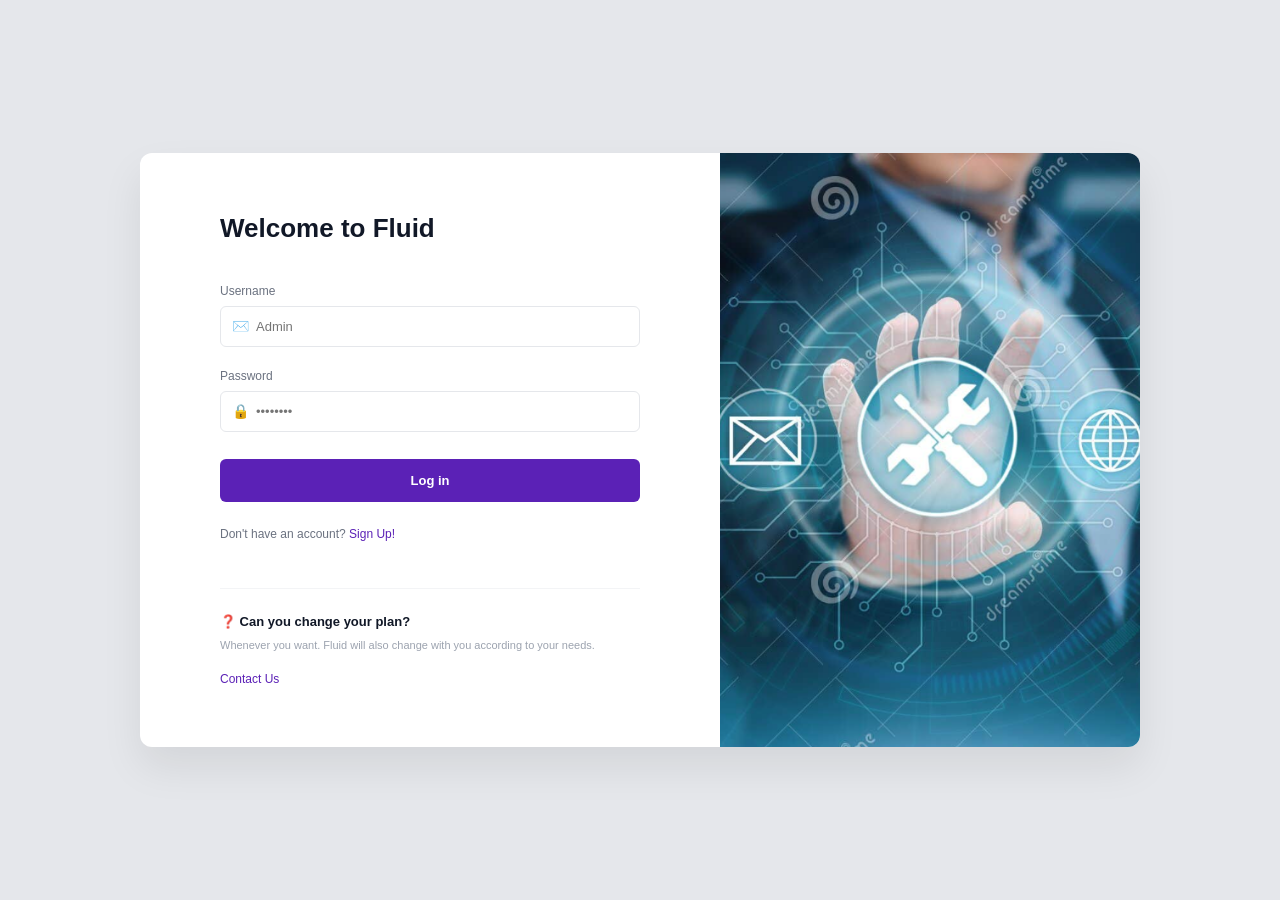
<file: index.html>
<!DOCTYPE html>
<html lang="en">
<head>
    <meta charset="UTF-8">
    <meta name="viewport" content="width=device-width, initial-scale=1.0">
    <title>Welcome to Fluid - Login</title>
    <link rel="stylesheet" href="css/style.css">
</head>

<body class="fluid-login-body">

    <div class="fluid-login-wrapper">

        <!-- LEFT PANEL: FORM -->
        <div class="fluid-login-left">
            <h2>Welcome to Fluid</h2>
            
            <form id="loginForm" class="fluid-form">
                
                <div class="input-group">
                    <label>Username</label>
                    <div class="input-with-icon">
                        <span class="icon">✉️</span>
                        <!-- Kept id="username" so your app.js still works perfectly! -->
                        <input type="text" id="username" placeholder="Admin" required>
                    </div>
                </div>
                
                <div class="input-group">
                    <label>Password</label>
                    <div class="input-with-icon">
                        <span class="icon">🔒</span>
                        <input type="password" id="password" placeholder="••••••••" required>
                    </div>
                </div>
                
                <button type="submit" class="fluid-login-btn">Log in</button>

            </form>
            
            <p class="signup-text">Don't have an account? <a href="#">Sign Up!</a></p>
            
            <hr class="fluid-divider">
            
            <div class="fluid-faq">
                <h4>❓ Can you change your plan?</h4>
                <p>Whenever you want. Fluid will also change with you according to your needs.</p>
                <a href="#">Contact Us</a>
            </div>
        </div>
        
        <!-- RIGHT PANEL: IMAGE -->
        <div class="fluid-login-right">
            <img src="IT support.png" alt="IT Support" class="fluid-image">
        </div>

    </div>

    <script src="js/app.js"></script>
</body>
</html>
</file>
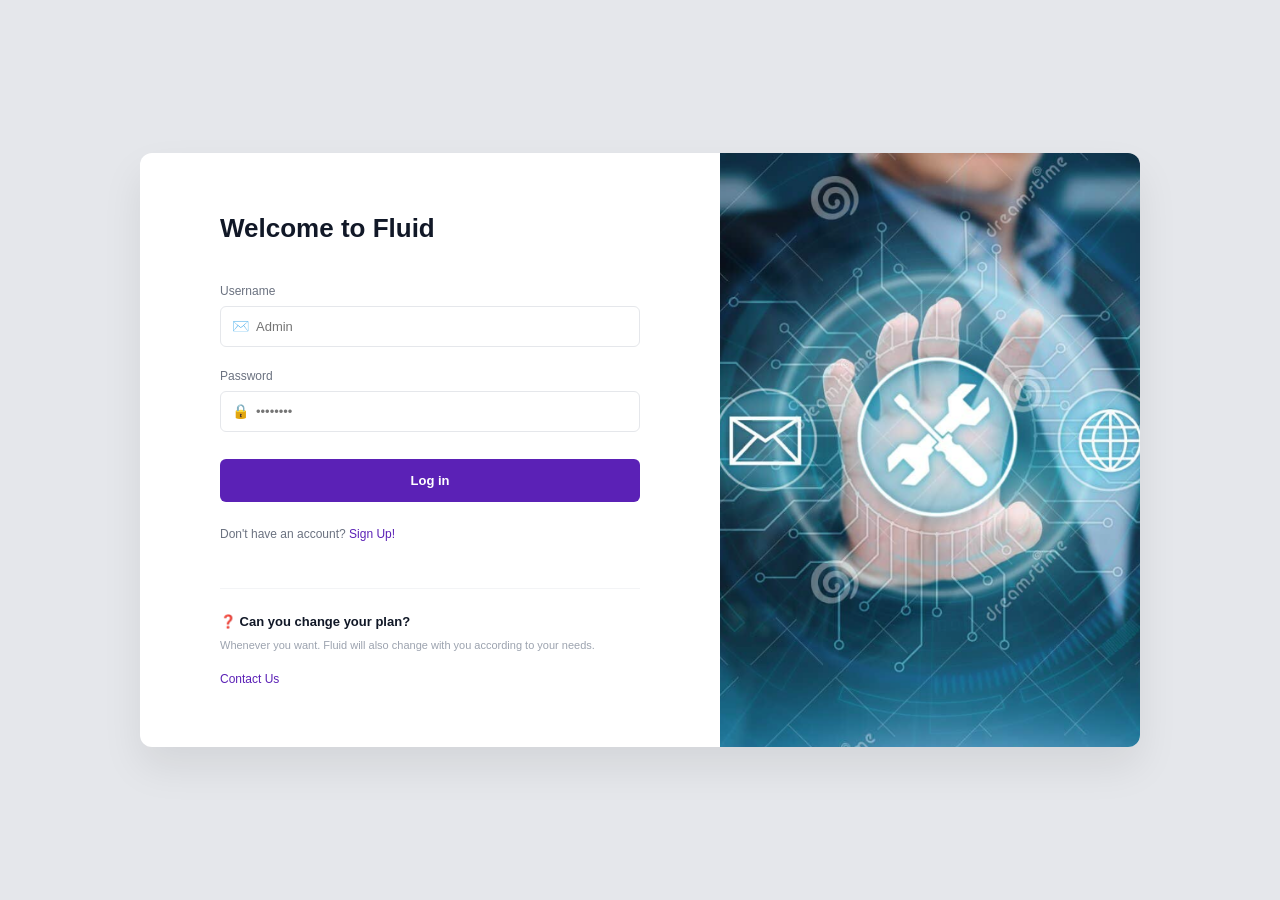
<file: assets.html>
<!DOCTYPE html>
<html lang="en">
<head>
    <meta charset="UTF-8">
    <meta name="viewport" content="width=device-width, initial-scale=1.0">
    <title>IT Support Portal - Assets</title>
    <link rel="stylesheet" href="css/style.css">
</head>
<body>
<div class="dashboard-container">
    <aside class="sidebar">
        <div class="sidebar-logo">
            <div class="logo-icon">IT</div>
            <div>
                <h2>IT Support</h2>
                <span>Portal</span>
            </div>
        </div>
        <nav class="sidebar-menu">
            <p class="menu-title">MAIN</p>
            <a href="dashboard.html" class="menu-item"><span class="menu-icon">▦</span><span>Dashboard</span></a>
            <a href="tickets.html" class="menu-item"><span class="menu-icon">🎫</span><span>Tickets</span></a>
            <a href="users.html" class="menu-item"><span class="menu-icon">👥</span><span>Users</span></a>
            <a href="assets.html" class="menu-item active"><span class="menu-icon">💻</span><span>Assets</span></a>
            <a href="remote.html" class="menu-item"><span class="menu-icon">🖥</span><span>Remote Access</span></a>
        </nav>
    </aside>

    <main class="main-content">
        <header class="top-header">
            <div class="header-left">
                <div>
                    <h1>Assets</h1>
                    <p>Hardware inventory, check-in and check-out</p>
                </div>
            </div>
            <div class="header-right">
                <button class="logout-btn" id="logoutBtn">Logout</button>
            </div>
        </header>

        <section class="dashboard-content">
            <div class="stats-grid asset-stats-grid">
                <div class="dashboard-card">
                    <h3>Total Assets</h3>
                    <h1 id="asset-total">0</h1>
                </div>

                <div class="dashboard-card">
                    <h3>Deployed</h3>
                    <h1 id="asset-deployed">0</h1>
                </div>

                <div class="dashboard-card">
                    <h3>Ready to Deploy</h3>
                    <h1 id="asset-ready">0</h1>
                </div>

                <div class="dashboard-card">
                    <h3>Pending</h3>
                    <h1 id="asset-pending">0</h1>
                </div>
            </div>

            <!-- Dynamic Table -->
            <div class="remote-main dashboard-card">
                <div class="card-header" style="display: flex; justify-content: space-between; align-items: center;">
                    <div>
                        <h3>Asset Inventory</h3>
                        <input
                            type="text"
                            id="assetSearch"
                            placeholder="Search Asset..."
                            style="margin-top:10px;padding:8px;width:300px;max-width:100%;">
                    </div>
                    <button class="create-ticket-btn" id="openAssetModal">+ Add Asset</button>
                </div>
                <div class="table-container" style="overflow-x: auto;">
                    <table style="white-space: nowrap; width: 100%;">
                        <thead>
                            <tr>
                                <th>Asset Name</th>
                                <th>Device Image</th>
                                <th>Asset Tag</th>
                                <th>Serial</th>
                                <th>Model</th>
                                <th>Category</th>
                                <th>Status</th>
                                <th>Assigned To</th>
                                <th>Location</th>
                                <th>Purchase Cost</th>
                                <th>Current Value</th>
                                <th>Desk Number</th>
                                <th>Check In/Out</th>
                                <th>Actions</th>
                            </tr>
                        </thead>
                        <tbody id="assetTableBody">
                            <!-- JavaScript will inject rows here -->
                        </tbody>
                    </table>
                </div>
            </div>
        </section>
    </main>
</div>

<!-- ================= ADD / EDIT ASSET MODAL ================= -->
<div class="modal" id="assetModal">
    <div class="modal-content" style="width: 800px;">
        <div class="modal-header">
            <div><h2 id="assetModalTitle">Add New Asset</h2></div>
            <button class="close-modal" id="closeAssetModal" aria-label="Close">X</button>
        </div>
        <form id="assetForm" style="padding: 20px;">
            <div class="form-row" style="display: grid; grid-template-columns: 1fr 1fr; gap: 15px;">
                <div class="form-group"><label>Asset Name</label><input type="text" id="assetName" required></div>
                <div class="form-group"><label>Asset Tag</label><input type="text" id="assetTag" required></div>

                <div class="form-group"><label>Serial Number</label><input type="text" id="assetSerial"></div>
                <div class="form-group"><label>Model</label><input type="text" id="assetModel" required></div>

                <div class="form-group"><label>Category</label><input type="text" id="assetCategory"></div>
                <div class="form-group">
                    <label>Status</label>
                    <select id="assetStatus">
                        <option value="Ready to Deploy">Ready to Deploy</option>
                        <option value="Deployed">Deployed</option>
                        <option value="Pending">Pending</option>
                    </select>
                </div>

                <div class="form-group"><label>Checked Out To</label><input type="text" id="assetCheckedOut"></div>
                <div class="form-group"><label>Location</label><input type="text" id="assetLocation"></div>

                <div class="form-group"><label>Purchase Cost ($)</label><input type="number" id="assetCost" step="0.01" value="0.00"></div>
                <div class="form-group"><label>Current Value ($)</label><input type="number" id="assetValue" step="0.01" value="0.00"></div>

                <div class="form-group"><label>Desk Number</label><input type="text" id="assetDesk"></div>
                <div class="form-group"><label>Device Image URL</label><input type="text" id="assetImage" placeholder="http://..."></div>
            </div>

            <div class="modal-actions" style="margin-top: 20px;">
                <button type="button" class="cancel-btn" id="cancelAsset">Cancel</button>
                <button type="submit" class="create-ticket-btn">Save Asset</button>
            </div>
        </form>
    </div>
</div>

<script src="js/app.js"></script>
</body>
</html>
</file>
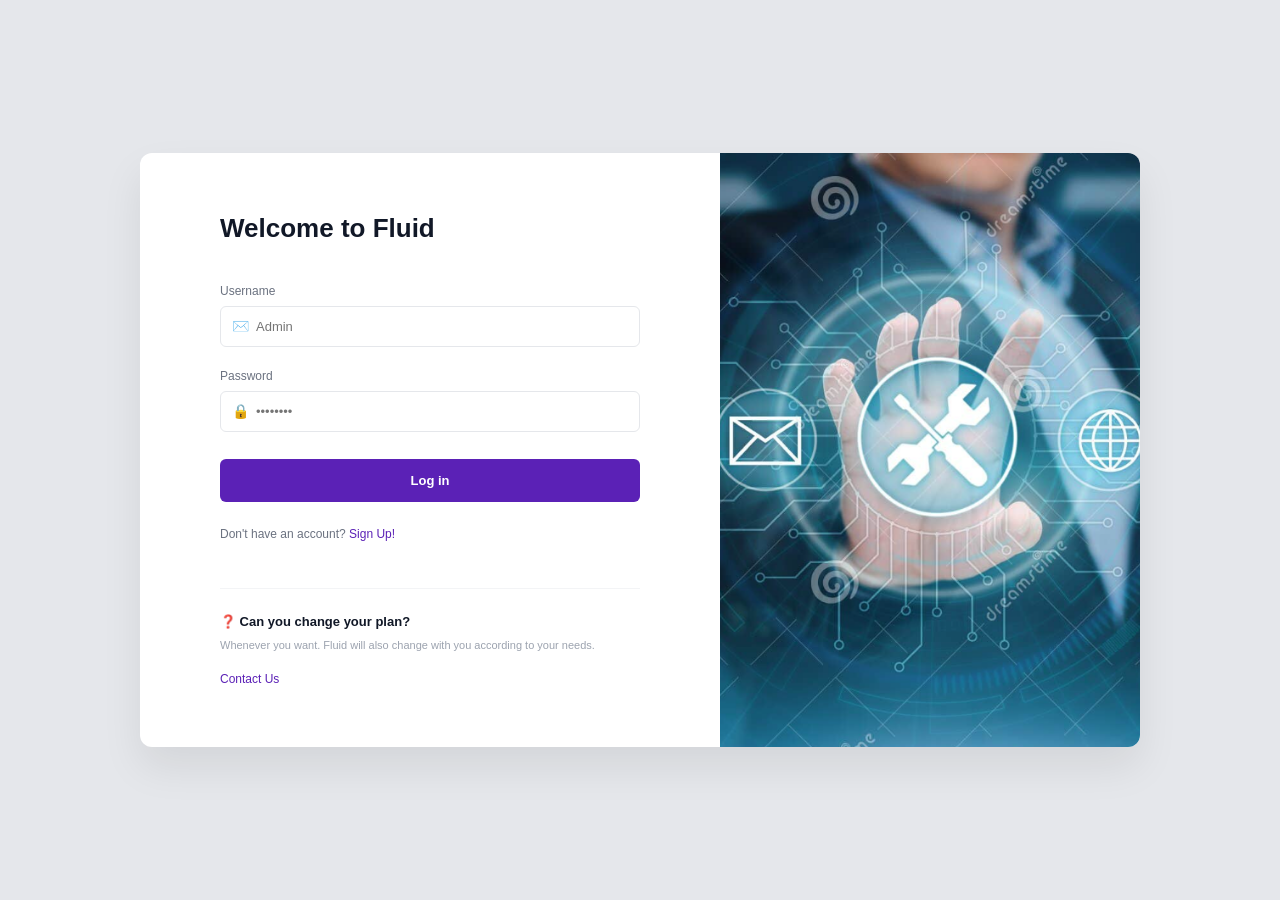
<file: dashboard.html>
<!DOCTYPE html>
<html lang="en">
<head>
    <meta charset="UTF-8">
    <meta name="viewport" content="width=device-width, initial-scale=1.0">
    <title>IT Support Portal - Dashboard</title>
    <link rel="stylesheet" href="css/style.css">
</head>
<body>
<div class="dashboard-container">
    <aside class="sidebar">
        <div class="sidebar-logo">
            <div class="logo-icon">IT</div>
            <div>
                <h2>IT Support</h2>
                <span>Portal</span>
            </div>
        </div>
        <nav class="sidebar-menu">
            <p class="menu-title">MAIN</p>
            <a href="dashboard.html" class="menu-item active"><span class="menu-icon">▦</span><span>Dashboard</span></a>
            <a href="tickets.html" class="menu-item"><span class="menu-icon">🎫</span><span>Tickets</span></a>
            <a href="users.html" class="menu-item"><span class="menu-icon">👥</span><span>Users</span></a>
            <a href="assets.html" class="menu-item"><span class="menu-icon">💻</span><span>Assets</span></a>
            <a href="remote.html" class="menu-item"><span class="menu-icon">🖥</span><span>Remote Access</span></a>
        </nav>
    </aside>

    <main class="main-content">
        <header class="top-header">
            <div class="header-left">
                <div>
                    <h1>Dashboard</h1>
                    <p>Welcome back, <span id="welcomeUser">Admin</span></p>
                </div>
            </div>
            <div class="header-right">
                <button class="logout-btn" id="logoutBtn">Logout</button>
            </div>
        </header>

        <section class="dashboard-content">
            <div class="page-heading">
                <div>
                    <h2>Overview</h2>
                    <p>Monitor your IT infrastructure and support operations.</p>
                </div>
            </div>

            <!-- DYNAMIC STATISTICS -->
            <div class="stats-grid">
                <div class="stat-card">
                    <div class="stat-icon blue"></div>
                    <div class="stat-information">
                        <span>Total Tickets</span>
                        <h3 id="count-total">0</h3>
                        <small class="positive">Live Data</small>
                    </div>
                </div>
                <div class="stat-card">
                    <div class="stat-icon orange"></div>
                    <div class="stat-information">
                        <span>Open Tickets</span>
                        <h3 id="count-open">0</h3>
                        <small class="warning">Require attention</small>
                    </div>
                </div>
                <div class="stat-card">
                    <div class="stat-icon red"></div>
                    <div class="stat-information">
                        <span>Critical Issues</span>
                        <h3 id="count-critical">0</h3>
                        <small class="danger">Requires immediate action</small>
                    </div>
                </div>
            </div>

            <div class="dashboard-grid">
                <div class="dashboard-card tickets-card">
                    <div class="card-header">
                        <div>
                            <h3>Recent Tickets</h3>
                            <p>Latest support requests</p>
                        </div>
                        <a href="tickets.html">View All</a>
                    </div>
                    <div class="table-container">
                        <table>
                            <thead>
                                <tr>
                                    <th>Ticket</th>
                                    <th>Issue</th>
                                    <th>User</th>
                                    <th>Priority</th>
                                    <th>Status</th>
                                </tr>
                            </thead>
                            <!-- DYNAMIC RECENT TICKETS INJECTED HERE -->
                            <tbody id="recentTicketTableBody">
                            </tbody>
                        </table>
                    </div>
                </div>
            </div>
        </section>
    </main>
</div>
<script src="js/app.js"></script>
</body>
</html>
</file>
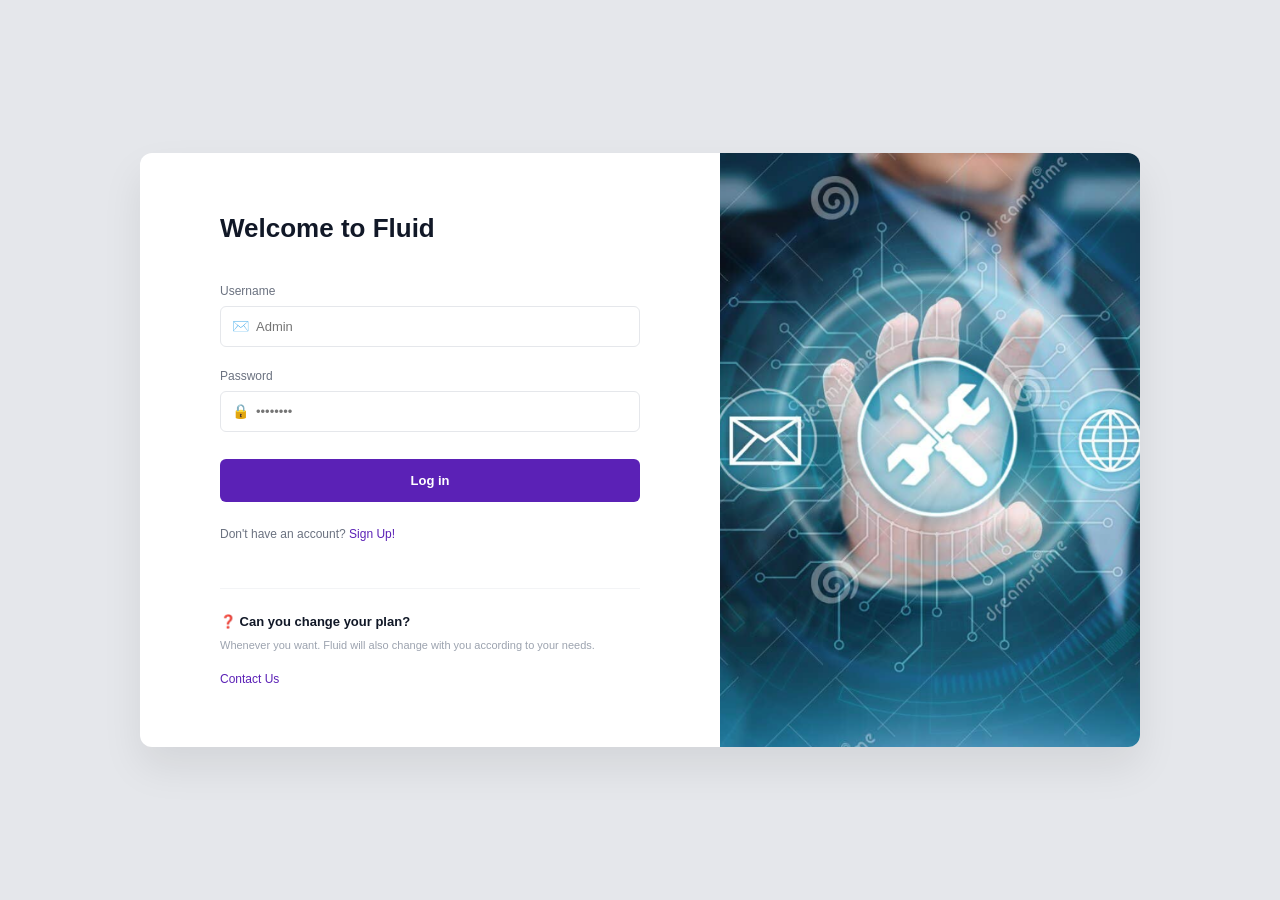
<file: remote.html>
<!DOCTYPE html>
<html lang="en">
<head>
    <meta charset="UTF-8">
    <meta name="viewport" content="width=device-width, initial-scale=1.0">
    <title>IT Support Portal - Remote Access</title>
    <link rel="stylesheet" href="css/style.css">
</head>
<body>

<div class="dashboard-container">

    <!-- ================= SIDEBAR (Same as your other pages) ================= -->
    <aside class="sidebar">
        <div class="sidebar-logo">
            <div class="logo-icon">IT</div>
            <div>
                <h2>IT Support</h2>
                <span>Portal</span>
            </div>
        </div>

        <nav class="sidebar-menu">
            <p class="menu-title">MAIN</p>
            <a href="dashboard.html" class="menu-item"><span class="menu-icon">▦</span><span>Dashboard</span></a>
            <a href="tickets.html" class="menu-item"><span class="menu-icon">🎫</span><span>Tickets</span></a>
            <a href="users.html" class="menu-item"><span class="menu-icon">👥</span><span>Users</span></a>
            <a href="assets.html" class="menu-item"><span class="menu-icon">💻</span><span>Assets</span></a>
            <!-- Remote Page is now Active -->
            <a href="remote.html" class="menu-item active"><span class="menu-icon">🖥</span><span>Remote Access</span></a>
            <a href="#" class="menu-item"><span class="menu-icon">🌐</span><span>Network</span></a>
        </nav>
    </aside>

    <!-- ================= MAIN ================= -->
    <main class="main-content">

        <header class="top-header">
            <div class="header-left">
                <div>
                    <h1>Remote Access</h1>
                    <p>Endpoint Management & Control</p>
                </div>
            </div>
            <div class="header-right">
                <button class="create-ticket-btn" onclick="openBuildInstaller()">+ Build Installer</button>
                <button class="logout-btn" id="logoutBtn">Logout</button>
            </div>
        </header>

        <section class="dashboard-content">
            
            <div class="remote-split-view">
                
                <!-- Left Pane: Groups -->
                <div class="remote-sidebar dashboard-card">
                    <div class="card-header">
                        <h3>Session Groups</h3>
                    </div>
                    <ul class="group-list">
                        <li class="active" data-group="all">All Machines <span id="count-all">(0)</span></li>
                        <li data-group="servers">Servers <span id="count-servers">(0)</span></li>
                        <li data-group="workstations">Workstations <span id="count-workstations">(0)</span></li>
                        <li data-group="offline">Offline <span id="count-offline">(0)</span></li>
                    </ul>
                </div>

                <!-- Right Pane: Machine List -->
                <div class="remote-main dashboard-card">
    <div class="card-header" style="display: flex; justify-content: space-between; align-items: center;">
        <h3>Company Endpoints (Mac / Linux / Windows)</h3>
        <input type="text" id="remoteSearch" placeholder="Filter by OS, hostname, or user..." style="padding: 8px; border-radius: 6px; border: 1px solid #ccc; max-width: 100%;">
    </div>
    
    <div class="table-container">
        <table>
            <thead>
                <tr>
                    <th>Status</th>
                    <th>OS Platform</th>
                    <th>Hostname</th>
                    <th>IP Address</th>
                    <th>Logged User</th>
                    <th>Actions</th>
                </tr>
            </thead>
            <tbody id="remoteMachineList">
                <!-- Javascript dynamically injects machines here -->
            </tbody>
        </table>
    </div>
</div>

            </div>
        </section>
    </main>
</div>

<!-- EMBEDDED SESSION MODAL -->
<div class="modal" id="remoteSessionModal">
    <div class="modal-content" style="width: 90%; height: 85vh; padding: 15px;">
        <div class="modal-header" style="display: flex; justify-content: space-between;">
            <h2 id="sessionModalTitle">Remote Session</h2>
            <button class="close-modal" onclick="closeRemoteSession()">X</button>
        </div>
        <iframe id="remoteSessionFrame" style="width: 100%; height: calc(100% - 40px); border: none; border-radius: 6px; margin-top: 10px;"></iframe>
    </div>
</div>


<!-- BUILD INSTALLER MODAL (ConnectWise Style) -->
<div class="modal" id="buildInstallerModal">
    <div class="modal-content" style="max-width: 520px; padding: 25px; border-radius: 8px; background: #ffffff; color: #333; text-align: left;">
        <div style="display: flex; justify-content: space-between; align-items: center; margin-bottom: 15px;">
            <h2 style="margin: 0; font-size: 20px; font-weight: bold; color: #1e293b;">Build Installer</h2>
            <button type="button" aria-label="Close" style="font-size: 22px; cursor: pointer; color: #64748b; background: none; border: none;" onclick="closeBuildInstaller()">&times;</button>
        </div>
        
        <p style="font-size: 13px; color: #475569; margin-bottom: 10px; line-height: 1.4;">
            Build an installer to deploy to remote machines and permanently install the access agent. After installation, the agent will appear in the Access section.
        </p>
        <p style="font-size: 13px; color: #475569; margin-bottom: 20px; line-height: 1.4;">
            Label your machines using the following fields, and pick your installer type:
        </p>
        
        <form id="installerForm" style="display: flex; flex-direction: column; gap: 10px;" onsubmit="return false;">
            <div style="display: grid; grid-template-columns: 160px 1fr; align-items: center; font-size: 13px;">
                <label for="instPortalUrl" style="color: #64748b; font-weight: 500;">Portal Server URL:</label>
                <input type="url" id="instPortalUrl" placeholder="http://192.168.1.20:8000" style="padding: 6px 10px; border: 1px solid #cbd5e1; border-radius: 4px;">
            </div>
            <p id="instPortalHint" class="installer-hint" style="margin: -4px 0 0 160px;"></p>

            <div style="display: grid; grid-template-columns: 160px 1fr; align-items: center; font-size: 13px;">
                <label for="instName" style="color: #64748b; font-weight: 500;">Name:</label>
                <select id="instName" style="padding: 6px 10px; border: 1px solid #cbd5e1; border-radius: 4px; outline: none;">
                    <option value="Use Machine Name">Use Machine Name</option>
                    <option value="Custom Name">Custom Name</option>
                </select>
            </div>

            <div id="instCustomNameRow" hidden style="display: grid; grid-template-columns: 160px 1fr; align-items: center; font-size: 13px;">
                <label for="instCustomName" style="color: #64748b; font-weight: 500;">Custom Name:</label>
                <input type="text" id="instCustomName" maxlength="63" placeholder="e.g. Reception-PC" style="padding: 6px 10px; border: 1px solid #cbd5e1; border-radius: 4px;">
            </div>
            
            <div style="display: grid; grid-template-columns: 160px 1fr; align-items: center; font-size: 13px;">
                <label for="instCompany" style="color: #64748b; font-weight: 500;">Company:</label>
                <input type="text" id="instCompany" placeholder="e.g. MyCompany" style="padding: 6px 10px; border: 1px solid #cbd5e1; border-radius: 4px;">
            </div>
            
            <div style="display: grid; grid-template-columns: 160px 1fr; align-items: center; font-size: 13px;">
                <label for="instSite" style="color: #64748b; font-weight: 500;">Site:</label>
                <input type="text" id="instSite" placeholder="e.g. Head Office" style="padding: 6px 10px; border: 1px solid #cbd5e1; border-radius: 4px;">
            </div>
            
            <div style="display: grid; grid-template-columns: 160px 1fr; align-items: center; font-size: 13px;">
                <label for="instDept" style="color: #64748b; font-weight: 500;">Department:</label>
                <input type="text" id="instDept" placeholder="e.g. IT / Finance" style="padding: 6px 10px; border: 1px solid #cbd5e1; border-radius: 4px;">
            </div>
            
            <div style="display: grid; grid-template-columns: 160px 1fr; align-items: center; font-size: 13px;">
                <label for="instDeviceType" style="color: #64748b; font-weight: 500;">Device Type:</label>
                <input type="text" id="instDeviceType" placeholder="e.g. Workstation" style="padding: 6px 10px; border: 1px solid #cbd5e1; border-radius: 4px;">
            </div>
            
            <div style="display: grid; grid-template-columns: 160px 1fr; align-items: center; font-size: 13px;">
                <label for="instLockExt" style="color: #64748b; font-weight: 500;">Selective Lock On Disconnect Extension:</label>
                <input type="text" id="instLockExt" style="padding: 6px 10px; border: 1px solid #cbd5e1; border-radius: 4px;">
            </div>
            
            <div style="display: grid; grid-template-columns: 160px 1fr; align-items: center; font-size: 13px;">
                <label for="instType" style="color: #64748b; font-weight: 500;">Type:</label>
                <select id="instType" style="padding: 6px 10px; border: 1px solid #cbd5e1; border-radius: 4px; outline: none;">
                    <option value="windows">Windows (.exe)</option>
                    <option value="linux">Linux (.sh)</option>
                    <option value="python">Python Agent (.py)</option>
                </select>
            </div>
            <p id="instTypeHint" class="installer-hint warning" style="margin: -4px 0 0 160px;"></p>
        </form>
        
        <p style="font-size: 13px; color: #475569; margin-top: 20px; margin-bottom: 15px;">
            Select an option to share your installer:
        </p>
        
        <div style="display: flex; justify-content: flex-end; gap: 20px; font-size: 13px; font-weight: bold;">
            <button type="button" onclick="sendInstallerLink()" style="background: none; border: none; color: #2563eb; cursor: pointer;">SEND LINK ▽</button>
            <button type="button" onclick="copyInstallerUrl()" style="background: none; border: none; color: #2563eb; cursor: pointer;">COPY URL ▽</button>
            <button type="button" id="installerDownloadBtn" onclick="generateAndDownloadInstaller()" style="background: none; border: none; color: #2563eb; cursor: pointer;">DOWNLOAD</button>
        </div>
    </div>
</div>

<script src="js/app.js"></script>
</body>
</html>
</file>
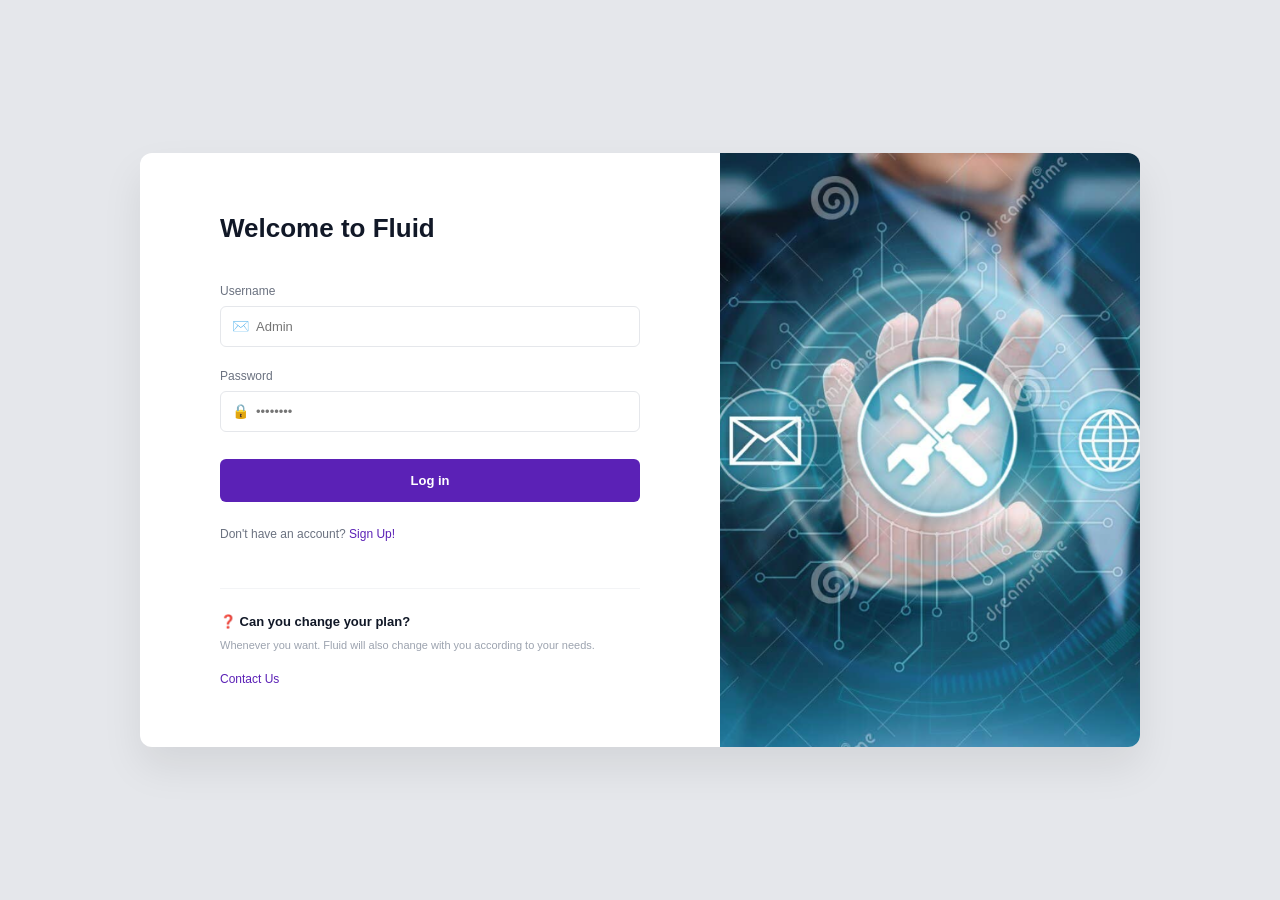
<file: ticket-details.html>
<!DOCTYPE html>
<html lang="en">
<head>
    <meta charset="UTF-8">
    <meta name="viewport" content="width=device-width, initial-scale=1.0">
    <title>Ticket Details - IT Support Portal</title>
    <link rel="stylesheet" href="css/style.css">
</head>
<body>
<div class="dashboard-container">
    <aside class="sidebar">
        <div class="sidebar-logo">
            <div class="logo-icon">IT</div>
            <div>
                <h2>IT Support</h2>
                <span>Portal</span>
            </div>
        </div>
        <nav class="sidebar-menu">
            <p class="menu-title">MAIN</p>
            <a href="dashboard.html" class="menu-item"><span class="menu-icon">▦</span><span>Dashboard</span></a>
            <a href="tickets.html" class="menu-item active"><span class="menu-icon">🎫</span><span>Tickets</span></a>
            <a href="users.html" class="menu-item"><span class="menu-icon">👥</span><span>Users</span></a>
            <a href="assets.html" class="menu-item"><span class="menu-icon">💻</span><span>Assets</span></a>
            <a href="remote.html" class="menu-item"><span class="menu-icon">🖥</span><span>Remote Access</span></a>
        </nav>
    </aside>

    <main class="main-content">
        <header class="top-header">
            <div class="header-left">
                <div>
                    <a href="tickets.html" class="back-link">← Back to Tickets</a>
                    <h1 id="detailsTitle">Ticket</h1>
                    <p id="detailsSubtitle">Loading ticket…</p>
                </div>
            </div>
            <div class="header-right">
                <span id="detailsStatusPill" class="ticket-status"></span>
                <span id="detailsPriorityPill" class="priority"></span>
                <button class="logout-btn" id="logoutBtn">Logout</button>
            </div>
        </header>

        <section class="dashboard-content" id="ticketDetailsPage">
            <!-- Loading / not found / error message -->
            <div class="dashboard-card details-state" id="detailsState">
                <p>Loading ticket…</p>
            </div>

            <div class="ticket-details-layout" id="detailsLayout" hidden>
                <div class="ticket-details-main">
                    <div class="dashboard-card">
                        <div class="card-header">
                            <div>
                                <h3>Description</h3>
                                <p id="detailsCreatedLine"></p>
                            </div>
                        </div>
                        <p class="ticket-description" id="detailsDescription"></p>
                    </div>

                    <div class="dashboard-card">
                        <div class="card-header">
                            <div>
                                <h3>Notes &amp; Activity</h3>
                                <p>Discussion for general updates, Internal for IT-only notes, Resolution for the fix. Log time spent on each note.</p>
                            </div>
                        </div>
                        <div class="details-card-body">
                            <!-- Rendered by mountNotesPanel in js/app.js -->
                            <div id="detailsNotesPanel"></div>
                        </div>
                    </div>
                </div>

                <aside class="ticket-details-side">
                    <div class="dashboard-card">
                        <div class="card-header"><h3>Ticket Details</h3></div>
                        <form id="detailsForm" class="details-card-body">
                            <div class="form-group">
                                <label for="detailsStatus">Status</label>
                                <select id="detailsStatus">
                                    <option value="open">Open</option>
                                    <option value="pending">Pending</option>
                                    <option value="resolved">Resolved</option>
                                    <option value="closed">Closed</option>
                                </select>
                            </div>
                            <div class="form-group">
                                <label for="detailsPriority">Priority</label>
                                <select id="detailsPriority">
                                    <option value="low">Low</option>
                                    <option value="medium">Medium</option>
                                    <option value="high">High</option>
                                    <option value="critical">Critical</option>
                                </select>
                            </div>
                            <div class="form-group">
                                <label for="detailsCategory">Category</label>
                                <select id="detailsCategory">
                                    <option value="hardware">Hardware</option>
                                    <option value="software">Software</option>
                                    <option value="network">Network</option>
                                </select>
                            </div>
                            <div class="form-group">
                                <label for="detailsAssigned">Assigned To</label>
                                <input type="text" id="detailsAssigned" list="assigneeOptions" maxlength="80" placeholder="Unassigned">
                                <datalist id="assigneeOptions"></datalist>
                            </div>
                            <button type="submit" class="create-ticket-btn details-save-btn">Save Changes</button>
                            <p class="details-save-msg" id="detailsSaveMsg" aria-live="polite"></p>
                        </form>
                    </div>

                    <div class="dashboard-card">
                        <div class="card-header"><h3>Requester</h3></div>
                        <dl class="details-list">
                            <dt>Name</dt><dd id="detailsRequester"></dd>
                            <dt>Email</dt><dd><a id="detailsEmail" href="#"></a></dd>
                        </dl>
                    </div>

                    <div class="dashboard-card">
                        <div class="card-header"><h3>Summary</h3></div>
                        <dl class="details-list">
                            <dt>Ticket</dt><dd id="detailsTicketId"></dd>
                            <dt>Created</dt><dd id="detailsCreated"></dd>
                            <dt>Assigned</dt><dd id="detailsAssignedSummary"></dd>
                            <dt>Time spent</dt><dd id="detailsTotalTime">0m</dd>
                            <dt>Notes</dt><dd id="detailsNoteCounts">No notes yet</dd>
                        </dl>
                    </div>
                </aside>
            </div>
        </section>
    </main>
</div>

<script src="js/app.js"></script>
</body>
</html>
</file>
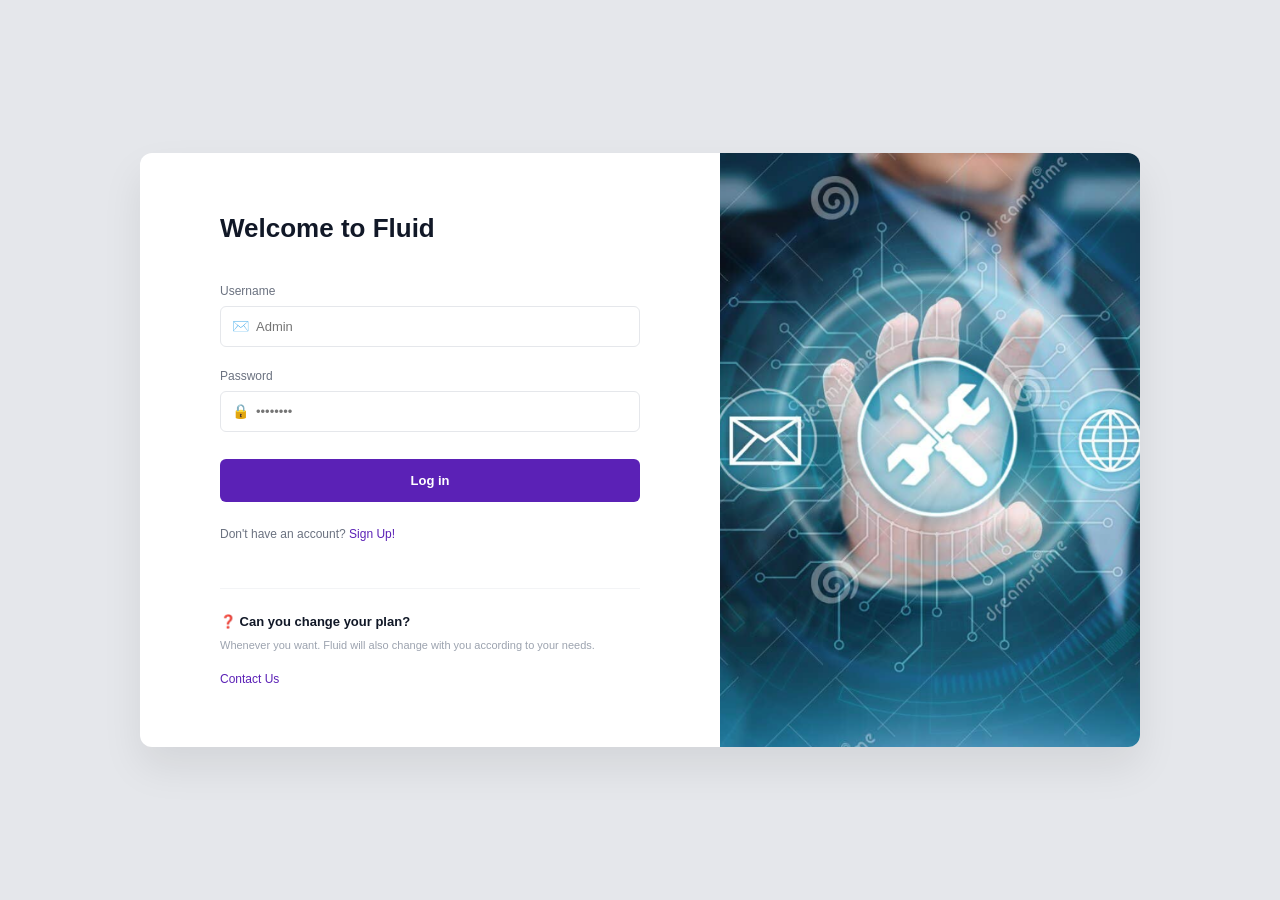
<file: tickets.html>
<!DOCTYPE html>
<html lang="en">
<head>
    <meta charset="UTF-8">
    <meta name="viewport" content="width=device-width, initial-scale=1.0">
    <title>IT Support Portal - Tickets</title>
    <link rel="stylesheet" href="css/style.css">
</head>
<body>
<div class="dashboard-container">
    <aside class="sidebar">
        <div class="sidebar-logo">
            <div class="logo-icon">IT</div>
            <div>
                <h2>IT Support</h2>
                <span>Portal</span>
            </div>
        </div>
        <nav class="sidebar-menu">
            <p class="menu-title">MAIN</p>
            <a href="dashboard.html" class="menu-item"><span class="menu-icon">▦</span><span>Dashboard</span></a>
            <a href="tickets.html" class="menu-item active"><span class="menu-icon">🎫</span><span>Tickets</span></a>
            <a href="users.html" class="menu-item"><span class="menu-icon">👥</span><span>Users</span></a>
            <a href="assets.html" class="menu-item"><span class="menu-icon">💻</span><span>Assets</span></a>
            <a href="remote.html" class="menu-item"><span class="menu-icon">🖥</span><span>Remote Access</span></a>
        </nav>
    </aside>

    <main class="main-content">
        <header class="top-header">
            <div class="header-left">
                <div>
                    <h1>Tickets</h1>
                    <p>Manage IT support requests</p>
                </div>
            </div>
            <div class="header-right">
                <button class="create-ticket-btn" id="openTicketModal">+ Create Ticket</button>
                <button class="logout-btn" id="logoutBtn">Logout</button>
            </div>
        </header>

        <section class="dashboard-content">
            <!-- DYNAMIC TICKET STATS -->
            <div class="ticket-stats">
                <div class="ticket-stat">
                    <span>Total</span>
                    <strong id="count-total">0</strong>
                </div>
                <div class="ticket-stat">
                    <span>Open</span>
                    <strong class="blue-text" id="count-open">0</strong>
                </div>
                <div class="ticket-stat">
                    <span>Pending</span>
                    <strong class="orange-text" id="count-pending">0</strong>
                </div>
                <div class="ticket-stat">
                    <span>Critical</span>
                    <strong class="red-text" id="count-critical">0</strong>
                </div>
                <div class="ticket-stat">
                    <span>Resolved</span>
                    <strong class="green-text" id="count-resolved">0</strong>
                </div>
                <div class="ticket-stat">
                    <span>Closed</span>
                    <strong id="count-closed">0</strong>
                </div>
            </div>

            <!-- FILTER SECTION -->
            <div class="dashboard-card ticket-filter-card">
                <div class="ticket-filters">
                    <div class="search-box">
                        <input type="text" id="ticketSearch" placeholder="Search ticket, user or issue...">
                    </div>
                </div>
            </div>

            <!-- DYNAMIC TICKET TABLE -->
            <div class="table-container">
                <table>
                    <thead>
                        <tr>
                            <th>Ticket</th>
                            <th>Subject</th>
                            <th>Requester</th>
                            <th>Category</th>
                            <th>Priority</th>
                            <th>Status</th>
                            <th>Assigned</th>
                            <th>Action</th>
                        </tr>
                    </thead>
                    <tbody id="ticketTableBody">
                    </tbody>
                </table>
            </div>
        </section>
    </main>
</div>

<!-- CREATE TICKET MODAL -->
<div class="modal" id="ticketModal">
    <div class="modal-content">
        <div class="modal-header">
            <div>
                <h2>Create New Ticket</h2>
            </div>
            <button class="close-modal" id="closeTicketModal">X</button>
        </div>
        <form id="ticketForm">
            <div class="form-row">
                <div class="form-group">
                    <label>Requester Name</label>
                    <input type="text" id="requester" required>
                </div>
                <div class="form-group">
                    <label>Email</label>
                    <input type="email" id="requesterEmail" required>
                </div>
            </div>
            <div class="form-group">
                <label>Subject</label>
                <input type="text" id="ticketSubject" required>
            </div>
            <div class="form-row">
                <div class="form-group">
                    <label>Category</label>
                    <select id="ticketCategory">
                        <option value="hardware">Hardware</option>
                        <option value="software">Software</option>
                        <option value="network">Network</option>
                    </select>
                </div>
                <div class="form-group">
                    <label>Priority</label>
                    <select id="ticketPriority">
                        <option value="low">Low</option>
                        <option value="medium">Medium</option>
                        <option value="high">High</option>
                        <option value="critical">Critical</option>
                    </select>
                </div>
            </div>
            <div class="form-group">
                <label>Description</label>
                <textarea id="ticketDescription" rows="6" required></textarea>
            </div>
            <div class="modal-actions">
                <button type="button" class="cancel-btn" id="cancelTicket">Cancel</button>
                <button type="submit" class="create-ticket-btn">Create Ticket</button>
            </div>
        </form>
    </div>
</div>

<!-- VIEW TICKET MODAL (quick view: opens when a ticket row is clicked) -->
<div class="modal" id="viewTicketModal">
    <div class="modal-content">
        <div class="modal-header">
            <div>
                <h2>Ticket Details</h2>
                <p>Quick view · <a id="viewTicketOpenTab" href="#" target="_blank" rel="noopener">Open full ticket in a new tab ↗</a></p>
            </div>
            <button class="close-modal" onclick="closeViewTicketModal()" aria-label="Close">X</button>
        </div>
        <div class="assign-form">
            <!-- Ticket Info -->
            <div class="ticket-info-grid" style="display: grid; grid-template-columns: 1fr 1fr; gap: 10px; margin-bottom: 20px; background: #f8fafc; padding: 15px; border-radius: 6px;">
                <p style="margin:0;">Ticket: <strong id="viewTicketId"></strong></p>
                <p style="margin:0;">Requester: <strong id="viewTicketRequester"></strong></p>
                <p style="margin:0;">Subject: <strong id="viewTicketSubject"></strong></p>
                <p style="margin:0;">Assigned: <strong id="viewTicketAssigned"></strong></p>
            </div>

            <!-- DESCRIPTION BLOCK -->
            <div style="margin-bottom: 20px; background: #f8fafc; padding: 15px; border-radius: 6px; border: 1px solid #e5e7eb;">
                <p style="margin:0; padding: 0; font-size: 11px; color: #64748b; font-weight: bold; text-transform: uppercase;">Description</p>
                <p style="margin:5px 0 0 0; padding: 0; font-size: 13px; white-space: pre-wrap;" id="viewTicketDescription"></p>
            </div>

            <!-- Notes Section (rendered by mountNotesPanel in js/app.js) -->
            <div class="notes-section" id="modalNotesPanel"></div>

            <!-- Status Update -->
            <div class="form-group" style="margin-top: 20px; border-top: 1px solid #e5e7eb; padding-top: 20px;">
                <label>Ticket Status</label>
                <select id="viewTicketStatus">
                    <option value="open">Open</option>
                    <option value="pending">Pending</option>
                    <option value="resolved">Resolved</option>
                    <option value="closed">Closed</option>
                </select>
            </div>
            
            <div class="modal-actions">
                <button class="cancel-btn" onclick="closeViewTicketModal()">Cancel</button>
                <button class="create-ticket-btn" onclick="updateTicketStatus()">Save Status</button>
            </div>
        </div>
    </div>
</div>

<script src="js/app.js"></script>
</body>
</html>
</file>
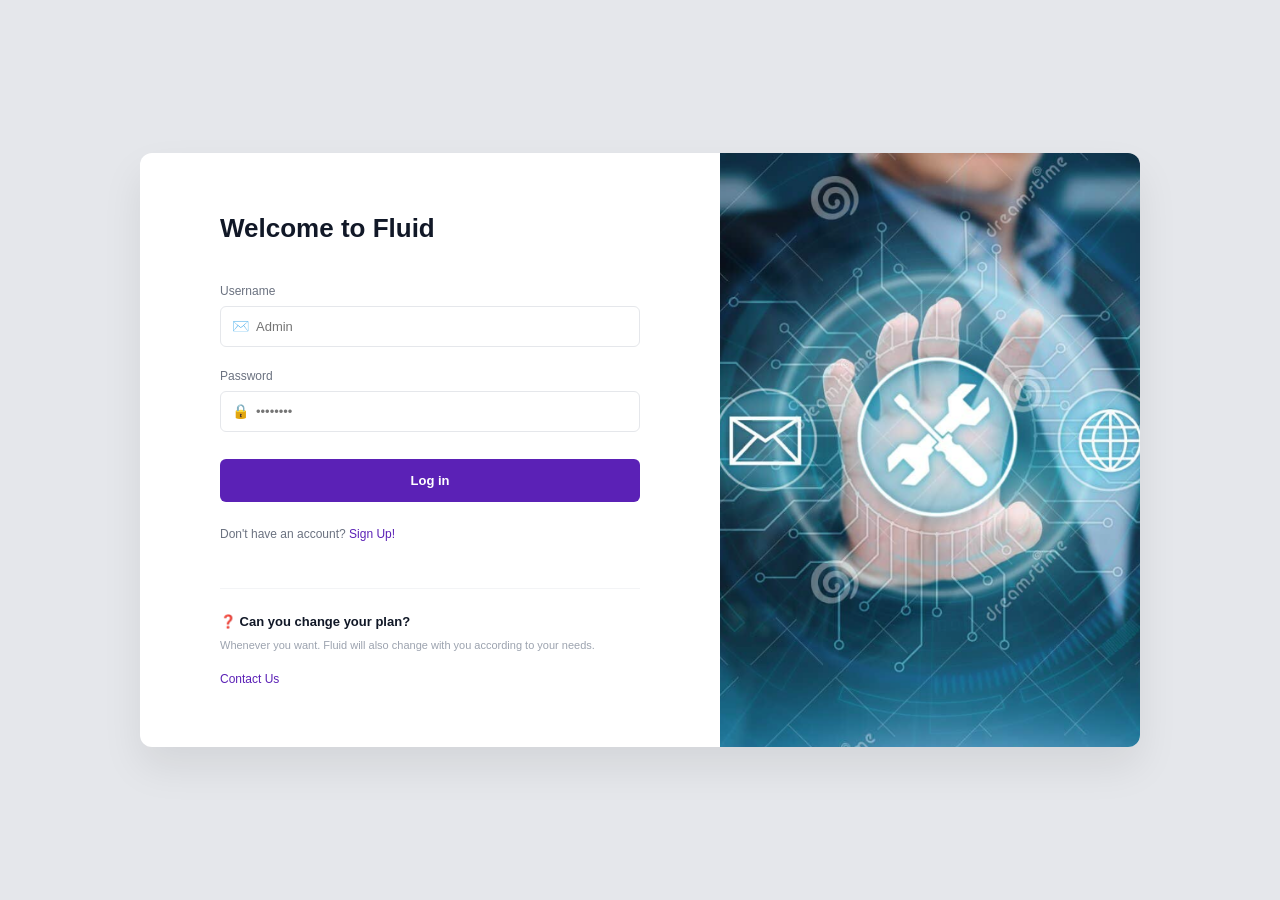
<file: users.html>
<!DOCTYPE html>
<html lang="en">
<head>
    <meta charset="UTF-8">
    <meta name="viewport" content="width=device-width, initial-scale=1.0">
    <title>IT Support Portal - Users</title>
    <link rel="stylesheet" href="css/style.css">
</head>
<body>
<div class="dashboard-container">
    <aside class="sidebar">
        <div class="sidebar-logo">
            <div class="logo-icon">IT</div>
            <div>
                <h2>IT Support</h2>
                <span>Portal</span>
            </div>
        </div>
        <nav class="sidebar-menu">
            <p class="menu-title">MAIN</p>
            <a href="dashboard.html" class="menu-item"><span class="menu-icon">▦</span><span>Dashboard</span></a>
            <a href="tickets.html" class="menu-item"><span class="menu-icon">🎫</span><span>Tickets</span></a>
            <a href="users.html" class="menu-item active"><span class="menu-icon">👥</span><span>Users</span></a>
            <a href="assets.html" class="menu-item"><span class="menu-icon">💻</span><span>Assets</span></a>
            <a href="remote.html" class="menu-item"><span class="menu-icon">🖥</span><span>Remote Access</span></a>
        </nav>
    </aside>

    <main class="main-content">
        <header class="top-header">
            <div class="header-left">
                <div>
                    <h1>Users</h1>
                    <p>Technicians and requesters</p>
                </div>
            </div>
            <div class="header-right">
                <button class="logout-btn" id="logoutBtn">Logout</button>
            </div>
        </header>

        <section class="dashboard-content">
            <div class="dashboard-card details-state">
                <h3>User management is coming soon</h3>
                <p>This page will list technicians and requesters and manage their roles. See docs/FUTURE_ENHANCEMENTS.md.</p>
            </div>
        </section>
    </main>
</div>
<script src="js/app.js"></script>
</body>
</html>
</file>
<file: css/style.css>
/* =========================================
   FLUID LOGIN PAGE DESIGN
========================================= */

.fluid-login-body {
    margin: 0;
    background: #e5e7eb; /* The light grey outer background */
    display: flex;
    justify-content: center;
    align-items: center;
    min-height: 100vh;
    font-family: sans-serif;
}

.fluid-login-wrapper {
    background: white;
    display: flex;
    width: 1000px;
    max-width: 95%;
    border-radius: 12px;
    box-shadow: 0 20px 40px rgba(0,0,0,0.08);
}

/* --- Left Side (Form) --- */
.fluid-login-left {
    flex: 1;
    padding: 60px 80px;
    display: flex;
    flex-direction: column;
    justify-content: center;
}

.fluid-login-left h2 {
    color: #111827;
    font-size: 26px;
    margin-top: 0;
    margin-bottom: 40px;
}

.fluid-form .input-group {
    margin-bottom: 22px;
}

.fluid-form label {
    display: block;
    font-size: 12px;
    color: #6b7280;
    margin-bottom: 8px;
}

.input-with-icon {
    position: relative;
    display: flex;
    align-items: center;
}

.input-with-icon .icon {
    position: absolute;
    left: 12px;
    color: #9ca3af;
    font-size: 14px;
}

.input-with-icon input {
    width: 100%;
    padding: 12px 12px 12px 35px;
    border: 1px solid #e5e7eb;
    border-radius: 6px;
    font-size: 13px;
    outline: none;
    box-sizing: border-box;
}

.input-with-icon input:focus {
    border-color: #5b21b6; /* Purple border on click */
}

.fluid-login-btn {
    width: 100%;
    background: #5b21b6; /* Vibrant purple */
    color: white;
    border: none;
    padding: 14px;
    border-radius: 6px;
    font-size: 13px;
    font-weight: bold;
    cursor: pointer;
    margin-top: 5px;
}

.fluid-login-btn:hover {
    background: #4c1d95;
}

.signup-text {
    font-size: 12px;
    color: #6b7280;
    margin-top: 25px;
}

.signup-text a {
    color: #5b21b6;
    text-decoration: none;
}

.fluid-divider {
    border: 0;
    border-top: 1px solid #f3f4f6;
    margin: 35px 0 25px;
}

/* --- FAQ Section --- */
.fluid-faq h4 {
    margin: 0 0 8px 0;
    font-size: 13px;
    color: #111827;
}

.fluid-faq p {
    font-size: 11px;
    color: #9ca3af;
    line-height: 1.6;
    margin: 0 0 15px 0;
}

.fluid-faq a {
    font-size: 12px;
    color: #5b21b6;
    text-decoration: none;
}

/* --- Right Side (Image Area) --- */
.fluid-login-right {
    flex: 1;
    background-color: #f8f9fa;
    /* Removed the 70px border-radius to get rid of the weird cut-out */
    border-top-right-radius: 12px; /* Matches the outer wrapper's curves */
    border-bottom-right-radius: 12px;
    display: flex;
    overflow: hidden;
}

.fluid-image {
    width: 100%;
    height: 100%;
    object-fit: cover; /* This perfectly crops the image without squishing it! */
    display: block;
}

/* Mobile Responsiveness */
@media (max-width: 800px) {
    .fluid-login-wrapper {
        flex-direction: column;
    }
    .fluid-login-right {
        display: none; /* Hide image on small screens */
    }
    .fluid-login-left {
        padding: 40px;
    }
}




/* =========================================
   DASHBOARD
========================================= */

body {
    margin: 0;
    background: #f5f7fb;
    color: #1e293b;
    font-family: "Segoe UI", Arial, sans-serif;
}

/* the hidden attribute must win over display rules set on classes */
[hidden] {
    display: none !important;
}


/* =========================================
   MAIN CONTAINER
========================================= */

.dashboard-container {
    display: flex;
    min-height: 100vh;
}


/* =========================================
   SIDEBAR
========================================= */

.sidebar {
    width: 250px;
    background: #111827;
    color: white;
    position: fixed;
    left: 0;
    top: 0;
    bottom: 0;
    display: flex;
    flex-direction: column;
    z-index: 1000;
}


.sidebar-logo {
    height: 80px;
    display: flex;
    align-items: center;
    padding: 0 22px;
    border-bottom: 1px solid #273244;
    gap: 12px;
}


.logo-icon {
    width: 40px;
    height: 40px;
    background: #2563eb;
    border-radius: 10px;
    display: flex;
    justify-content: center;
    align-items: center;
    font-weight: bold;
}


.sidebar-logo h2 {
    font-size: 18px;
    margin: 0;
}


.sidebar-logo span {
    font-size: 12px;
    color: #94a3b8;
}


/* =========================================
   MENU
========================================= */

.sidebar-menu {
    padding: 20px 12px;
}


.menu-title {
    font-size: 10px;
    color: #64748b;
    font-weight: bold;
    padding: 10px;
    letter-spacing: 1px;
}


.menu-item {
    display: flex;
    align-items: center;
    gap: 12px;
    color: #cbd5e1;
    text-decoration: none;
    padding: 12px;
    margin-bottom: 5px;
    border-radius: 7px;
    transition: 0.2s;
}


.menu-item:hover {
    background: #1e293b;
    color: white;
}


.menu-item.active {
    background: #2563eb;
    color: white;
}


.menu-icon {
    width: 22px;
    text-align: center;
}


.menu-badge {
    margin-left: auto;
    background: #dc2626;
    color: white;
    font-size: 11px;
    padding: 3px 7px;
    border-radius: 20px;
}


/* =========================================
   SIDEBAR STATUS
========================================= */

.sidebar-bottom {
    margin-top: auto;
    padding: 20px;
}


.support-status {
    background: #1e293b;
    border-radius: 8px;
    padding: 12px;
    display: flex;
    gap: 10px;
    align-items: center;
}


.support-status strong {
    display: block;
    font-size: 12px;
}


.support-status small {
    color: #94a3b8;
    font-size: 10px;
}


.status-dot {
    width: 9px;
    height: 9px;
    background: #22c55e;
    border-radius: 50%;
}


/* =========================================
   MAIN CONTENT
========================================= */

.main-content {
    margin-left: 250px;
    width: calc(100% - 250px);
}


/* =========================================
   HEADER
========================================= */

.top-header {
    height: 80px;
    background: white;
    border-bottom: 1px solid #e5e7eb;
    display: flex;
    align-items: center;
    justify-content: space-between;
    padding: 0 30px;
}


.header-left {
    display: flex;
    align-items: center;
    gap: 15px;
}


.header-left h1 {
    margin: 0;
    font-size: 22px;
}


.header-left p {
    margin: 4px 0 0;
    color: #64748b;
    font-size: 13px;
}


.header-right {
    display: flex;
    align-items: center;
    gap: 20px;
}


.notification-btn {
    position: relative;
    border: none;
    background: transparent;
    font-size: 20px;
    cursor: pointer;
}


.notification-count {
    position: absolute;
    top: -5px;
    right: -5px;
    background: #ef4444;
    color: white;
    font-size: 9px;
    width: 16px;
    height: 16px;
    border-radius: 50%;
    display: flex;
    align-items: center;
    justify-content: center;
}


.user-profile {
    display: flex;
    align-items: center;
    gap: 10px;
}


.user-avatar {
    width: 38px;
    height: 38px;
    background: #dbeafe;
    color: #2563eb;
    border-radius: 50%;
    display: flex;
    align-items: center;
    justify-content: center;
    font-weight: bold;
}


.user-info strong {
    display: block;
    font-size: 13px;
}


.user-info span {
    font-size: 11px;
    color: #64748b;
}


.dropdown-arrow {
    font-size: 10px;
    color: #64748b;
}


.logout-btn {
    border: 1px solid #e5e7eb;
    background: white;
    padding: 9px 15px;
    border-radius: 6px;
    cursor: pointer;
}


.logout-btn:hover {
    background: #f1f5f9;
}


/* =========================================
   CONTENT
========================================= */

.dashboard-content {
    padding: 30px;
}


.page-heading {
    display: flex;
    justify-content: space-between;
    align-items: center;
    margin-bottom: 25px;
}


.page-heading h2 {
    margin: 0 0 5px;
}


.page-heading p {
    margin: 0;
    color: #64748b;
    font-size: 13px;
}


.create-ticket-btn {
    background: #2563eb;
    color: white;
    border: none;
    padding: 11px 18px;
    border-radius: 6px;
    cursor: pointer;
}


.create-ticket-btn:hover {
    background: #1d4ed8;
}


/* =========================================
   STATISTICS
========================================= */

.stats-grid {
    display: grid;
    grid-template-columns: repeat(3, 1fr);
    gap: 18px;
    margin-bottom: 25px;
}


.stat-card {
    background: white;
    border: 1px solid #e5e7eb;
    border-radius: 10px;
    padding: 20px;
    display: flex;
    gap: 15px;
    align-items: center;
}


.stat-icon {
    width: 50px;
    height: 50px;
    border-radius: 10px;
    display: flex;
    justify-content: center;
    align-items: center;
    font-size: 21px;
}


.stat-icon.blue {
    background: #dbeafe;
}


.stat-icon.orange {
    background: #ffedd5;
}


.stat-icon.red {
    background: #fee2e2;
}


.stat-icon.purple {
    background: #ede9fe;
}


.stat-icon.green {
    background: #dcfce7;
}


.stat-icon.cyan {
    background: #cffafe;
}


.stat-information span {
    color: #64748b;
    font-size: 12px;
}


.stat-information h3 {
    margin: 5px 0;
    font-size: 25px;
}


.stat-information small {
    font-size: 10px;
}


.positive {
    color: #16a34a;
}


.warning {
    color: #ea580c;
}


.danger {
    color: #dc2626;
}


/* =========================================
   DASHBOARD GRID
========================================= */

.dashboard-grid {
    display: grid;
    grid-template-columns: 2fr 1fr;
    gap: 20px;
}


.dashboard-card {
    background: white;
    border: 1px solid #e5e7eb;
    border-radius: 10px;
    overflow: hidden;
}


.card-header {
    display: flex;
    justify-content: space-between;
    align-items: center;
    padding: 20px;
    border-bottom: 1px solid #e5e7eb;
}


.card-header h3 {
    margin: 0 0 5px;
    font-size: 16px;
}


.card-header p {
    margin: 0;
    font-size: 11px;
    color: #64748b;
}


.card-header a {
    color: #2563eb;
    text-decoration: none;
    font-size: 12px;
}


/* =========================================
   TABLE
========================================= */

.table-container {
    overflow-x: auto;
}


table {
    width: 100%;
    border-collapse: collapse;
}


th {
    text-align: left;
    padding: 13px 20px;
    font-size: 10px;
    color: #64748b;
    background: #f8fafc;
}


td {
    padding: 15px 20px;
    border-top: 1px solid #f1f5f9;
    font-size: 12px;
}


.priority,
.ticket-status {
    padding: 5px 9px;
    border-radius: 20px;
    font-size: 10px;
}


.priority.critical {
    background: #dc2626;
    color: white;
}


.priority.high {
    background: #fee2e2;
    color: #dc2626;
}


.priority.medium {
    background: #ffedd5;
    color: #ea580c;
}


.priority.low {
    background: #dcfce7;
    color: #16a34a;
}


.ticket-status.open {
    background: #dbeafe;
    color: #2563eb;
}


.ticket-status.pending {
    background: #fef3c7;
    color: #d97706;
}


.ticket-status.resolved {
    background: #dcfce7;
    color: #16a34a;
}


/* =========================================
   SYSTEM STATUS
========================================= */

.system-list {
    padding: 10px 20px;
}


.system-item {
    display: flex;
    justify-content: space-between;
    align-items: center;
    padding: 15px 0;
    border-bottom: 1px solid #f1f5f9;
}


.system-item:last-child {
    border-bottom: none;
}


.system-name {
    display: flex;
    align-items: center;
    gap: 10px;
}


.system-icon {
    width: 35px;
    height: 35px;
    background: #f1f5f9;
    display: flex;
    align-items: center;
    justify-content: center;
    border-radius: 7px;
}


.system-name strong {
    display: block;
    font-size: 12px;
}


.system-name small {
    font-size: 10px;
    color: #64748b;
}


.online-status {
    color: #16a34a;
    font-size: 10px;
    font-weight: bold;
}


/* =========================================
   QUICK ACTIONS
========================================= */

.quick-actions-card {
    margin-top: 20px;
}


.quick-actions {
    padding: 20px;
    display: grid;
    grid-template-columns: repeat(6, 1fr);
    gap: 12px;
}


.quick-actions button {
    border: 1px solid #e5e7eb;
    background: white;
    padding: 18px 10px;
    border-radius: 8px;
    cursor: pointer;
    display: flex;
    flex-direction: column;
    gap: 8px;
    align-items: center;
    color: #334155;
}


.quick-actions button:hover {
    border-color: #2563eb;
    color: #2563eb;
    background: #eff6ff;
}


.quick-actions button span {
    font-size: 11px;
}


/* =========================================
   MOBILE
========================================= */

.mobile-menu {
    display: none;
    border: none;
    background: transparent;
    font-size: 22px;
}


@media (max-width: 1100px) {

    .stats-grid {
        grid-template-columns: repeat(2, 1fr);
    }

    .dashboard-grid {
        grid-template-columns: 1fr;
    }

    .quick-actions {
        grid-template-columns: repeat(3, 1fr);
    }

}


@media (max-width: 768px) {

    .sidebar {
        transform: translateX(-100%);
        transition: 0.3s;
    }

    .sidebar.show {
        transform: translateX(0);
    }

    .main-content {
        margin-left: 0;
        width: 100%;
    }

    .mobile-menu {
        display: block;
    }

    .user-info,
    .dropdown-arrow {
        display: none;
    }

    .top-header {
        padding: 0 15px;
    }

    .dashboard-content {
        padding: 15px;
    }

    .stats-grid {
        grid-template-columns: 1fr;
    }

    .page-heading {
        align-items: flex-start;
        gap: 15px;
        flex-direction: column;
    }

    .quick-actions {
        grid-template-columns: repeat(2, 1fr);
    }

}

/* =========================================
   TICKET PAGE
========================================= */

.ticket-stats {
    display: grid;
    grid-template-columns: repeat(6, 1fr);
    gap: 15px;
    margin-bottom: 20px;
}

.ticket-stat {
    background: white;
    border: 1px solid #e5e7eb;
    border-radius: 10px;
    padding: 18px;
}

.ticket-stat span {
    display: block;
    color: #64748b;
    font-size: 12px;
    margin-bottom: 8px;
}

.ticket-stat strong {
    font-size: 25px;
}

.blue-text {
    color: #2563eb;
}

.orange-text {
    color: #ea580c;
}

.red-text {
    color: #dc2626;
}

.green-text {
    color: #16a34a;
}


/* =========================================
   FILTER
========================================= */

.ticket-filter-card {
    margin-bottom: 20px;
}

.ticket-filters {
    display: flex;
    gap: 12px;
    padding: 18px;
}

.search-box {
    flex: 1;
    border: 1px solid #d1d5db;
    border-radius: 6px;
    padding: 0 12px;
    display: flex;
    align-items: center;
    gap: 8px;
}

.search-box input {
    width: 100%;
    border: none;
    outline: none;
    padding: 11px 0;
}

.ticket-filters select {
    border: 1px solid #d1d5db;
    border-radius: 6px;
    padding: 10px;
    background: white;
}


/* =========================================
   REFRESH BUTTON
========================================= */

.refresh-btn {
    border: 1px solid #d1d5db;
    background: white;
    padding: 8px 13px;
    border-radius: 6px;
    cursor: pointer;
}

.refresh-btn:hover {
    background: #f8fafc;
}


/* =========================================
   ACTION BUTTON
========================================= */

.view-ticket-btn {
    border: none;
    background: #eff6ff;
    color: #2563eb;
    padding: 6px 10px;
    border-radius: 5px;
    cursor: pointer;
    font-size: 11px;
}


/* =========================================
   MODAL
========================================= */

.modal {
    display: none;
    position: fixed;
    z-index: 2000;
    inset: 0;
    background: rgba(15, 23, 42, 0.55);
    justify-content: center;
    align-items: center;
    padding: 20px;
}

.modal.show {
    display: flex;
}

.modal-content {
    width: 650px;
    max-width: 100%;
    max-height: 90vh;
    overflow-y: auto;
    background: white;
    border-radius: 12px;
    box-shadow: 0 20px 50px rgba(0,0,0,0.2);
}

.modal-header {
    padding: 20px;
    border-bottom: 1px solid #e5e7eb;
    display: flex;
    justify-content: space-between;
    align-items: flex-start;
}

.modal-header h2 {
    margin: 0 0 5px;
}

.modal-header p {
    margin: 0;
    color: #64748b;
    font-size: 12px;
}

.close-modal {
    border: none;
    background: transparent;
    font-size: 28px;
    cursor: pointer;
    color: #64748b;
}


/* =========================================
   FORM
========================================= */

#ticketForm {
    padding: 20px;
}

.form-row {
    display: grid;
    grid-template-columns: 1fr 1fr;
    gap: 15px;
}

.form-group {
    margin-bottom: 18px;
}

.form-group label {
    display: block;
    margin-bottom: 7px;
    font-weight: 600;
    font-size: 13px;
}

.form-group input,
.form-group select,
.form-group textarea {
    box-sizing: border-box;
    width: 100%;
    padding: 11px;
    border: 1px solid #d1d5db;
    border-radius: 6px;
    outline: none;
    font-size: 13px;
}

.form-group textarea {
    resize: vertical;
}

.form-group input:focus,
.form-group select:focus,
.form-group textarea:focus {
    border-color: #2563eb;
}


/* =========================================
   MODAL BUTTONS
========================================= */

.modal-actions {
    display: flex;
    justify-content: flex-end;
    gap: 10px;
    border-top: 1px solid #e5e7eb;
    padding-top: 20px;
}

.cancel-btn {
    border: 1px solid #d1d5db;
    background: white;
    padding: 10px 18px;
    border-radius: 6px;
    cursor: pointer;
}

.cancel-btn:hover {
    background: #f8fafc;
}


/* =========================================
   MOBILE
========================================= */

@media (max-width: 900px) {

    .ticket-stats {
        grid-template-columns: repeat(2, 1fr);
    }

    .ticket-filters {
        flex-direction: column;
    }

}


@media (max-width: 600px) {

    .ticket-stats {
        grid-template-columns: 1fr;
    }

    .form-row {
        grid-template-columns: 1fr;
    }

}



/* =========================================
   ASSIGN TICKET
========================================= */

.assign-btn {
    border: none;
    background: #eff6ff;
    color: #2563eb;
    padding: 6px 10px;
    border-radius: 5px;
    cursor: pointer;
    font-size: 11px;
}

.assign-btn:hover {
    background: #dbeafe;
}

.assign-modal {
    max-width: 500px;
}

.assign-form {
    padding: 20px;
}

.assign-form p {
    background: #f8fafc;
    padding: 12px;
    border-radius: 6px;
    font-size: 13px;
}

.assign-form select {
    width: 100%;
}




/* =========================================
   CLICKABLE TICKET ROW
========================================= */

.ticket-row {
    cursor: pointer;
    transition: background 0.15s ease;
}

.ticket-row:hover {
    background: #f8fafc;
}

.ticket-row td {
    cursor: pointer;
}


.ticket-actions {
    display: flex;
    gap: 10px;
}

.close-all-btn {
    border: 1px solid #fecaca;
    background: #fef2f2;
    color: #dc2626;
    padding: 8px 13px;
    border-radius: 6px;
    cursor: pointer;
}

.close-all-btn:hover {
    background: #fee2e2;
}

.ticket-status.closed {
    background: #e5e7eb;
    color: #374151;
}

/* asset statuses */
.ticket-status.deployed {
    background: #dbeafe;
    color: #1d4ed8;
}

.ticket-status.ready-to-deploy {
    background: #dcfce7;
    color: #16a34a;
}



/* =========================================
   TICKET NOTES & TABS
========================================= */

.new-note-btn {
    background: transparent;
    border: none;
    color: #0ea5e9;
    font-weight: bold;
    cursor: pointer;
    display: flex;
    align-items: center;
    gap: 5px;
    font-size: 15px;
    margin-bottom: 15px;
    padding: 0;
}

.ticket-tabs {
    display: flex;
    border-bottom: 1px solid #e5e7eb;
    margin-bottom: 15px;
    gap: 20px;
}

.tab-btn {
    background: transparent;
    border: none;
    padding: 10px 0;
    color: #64748b;
    cursor: pointer;
    font-size: 13px;
    font-weight: 500;
    border-bottom: 2px solid transparent;
}

.tab-btn.active {
    color: #0284c7;
    border-bottom-color: #0284c7;
    font-weight: 600;
}

.tab-count {
    color: #0284c7;
    margin-left: 4px;
}

.note-input-area {
    margin-bottom: 20px;
    display: flex;
    flex-direction: column;
    gap: 10px;
}

.notes-list {
    max-height: 250px;
    overflow-y: auto;
    display: flex;
    flex-direction: column;
    gap: 10px;
}

.note-item {
    background: #f8fafc;
    padding: 12px;
    border-radius: 6px;
    border: 1px solid #e5e7eb;
}

.note-author {
    font-weight: bold;
    color: #334155;
    font-size: 12px;
}

.note-date {
    color: #94a3b8;
    font-size: 11px;
    margin-left: 10px;
}

.note-item p {
    margin: 8px 0 0 0;
    font-size: 13px;
    color: #475569;
}




/* =========================================
   REMOTE ACCESS PAGE
========================================= */

.remote-split-view {
    display: grid;
    grid-template-columns: 250px 1fr;
    gap: 20px;
}

.group-list {
    list-style: none;
    padding: 0;
    margin: 0;
}

.group-list li {
    padding: 15px 20px;
    border-bottom: 1px solid #f1f5f9;
    color: #475569;
    font-size: 13px;
    cursor: pointer;
    display: flex;
    justify-content: space-between;
}

.group-list li:hover {
    background: #f8fafc;
}

.group-list li.active {
    background: #eff6ff;
    color: #2563eb;
    font-weight: bold;
    border-left: 3px solid #2563eb;
}

.group-list li span {
    background: #e2e8f0;
    padding: 2px 8px;
    border-radius: 10px;
    font-size: 11px;
    color: #64748b;
}

.group-list li.active span {
    background: #bfdbfe;
    color: #1d4ed8;
}

.connect-btn {
    background: #10b981; /* ConnectWise uses a distinct green/blue for connect */
    color: white;
    border: none;
    padding: 7px 15px;
    border-radius: 4px;
    cursor: pointer;
    font-weight: bold;
    font-size: 11px;
    transition: 0.2s;
}

.connect-btn:hover {
    background: #059669;
}

.status-indicator {
    display: flex;
    align-items: center;
    gap: 6px;
}

.status-indicator.online .dot {
    width: 10px;
    height: 10px;
    background: #22c55e;
    border-radius: 50%;
}

.status-indicator.offline .dot {
    width: 10px;
    height: 10px;
    background: #94a3b8;
    border-radius: 50%;
}



/* =========================================
   ADVANCED TIME ENTRY & RICH TEXT UI
========================================= */
.time-entry-section {
    margin-top: 15px;
    font-family: Arial, sans-serif;
}

.notes-target-group {
    display: flex;
    justify-content: flex-end;
    align-items: center;
    gap: 15px;
    font-size: 12px;
    margin-bottom: 20px;
}

.notes-target-group label {
    display: flex;
    align-items: center;
    gap: 4px;
    cursor: pointer;
}

.time-entry-header {
    display: flex;
    justify-content: space-between;
    align-items: flex-end;
    border-bottom: 2px solid #e5e7eb;
    padding-bottom: 8px;
    margin-bottom: 10px;
}

.time-entry-header h3 {
    color: #2563eb;
    margin: 0;
    font-size: 15px;
}

.time-entry-tabs {
    display: flex;
    border-bottom: 1px solid #e5e7eb;
    margin-bottom: 20px;
}

.time-tab {
    background: transparent;
    border: 1px solid transparent;
    padding: 8px 16px;
    font-size: 12px;
    cursor: pointer;
    color: #333;
}

.time-tab.active {
    background: white;
    border: 1px solid #e5e7eb;
    border-bottom: 1px solid white;
    margin-bottom: -1px;
    color: #2563eb;
}

.time-inputs-grid {
    display: grid;
    grid-template-columns: repeat(6, 1fr);
    gap: 15px;
    margin-bottom: 20px;
}

.time-form-group label {
    display: block;
    font-size: 11px;
    color: #475569;
    margin-bottom: 5px;
    font-weight: normal;
}

.required {
    color: #2563eb;
}

.bottom-line-input {
    width: 100%;
    border: none;
    border-bottom: 1px solid #94a3b8;
    padding: 4px 0;
    font-size: 12px;
    outline: none;
    background: transparent;
}

.bottom-line-input:focus {
    border-bottom: 2px solid #2563eb;
}

.time-entry-section .input-with-icon {
    display: flex;
    align-items: center;
    border-bottom: 1px solid #94a3b8;
}

.time-entry-section .input-with-icon input {
    border: none;
}

/* Rich Text Editor Styling */
.rich-text-editor {
    border: 1px solid #cbd5e1;
    border-radius: 4px;
    background: white;
}

.rte-header {
    padding: 8px 12px;
    font-size: 12px;
    color: #475569;
    border-bottom: 1px solid #f1f5f9;
    display: flex;
    align-items: center;
    gap: 5px;
}

.rich-text-editor textarea {
    width: 100%;
    border: none;
    padding: 12px;
    resize: vertical;
    outline: none;
    box-sizing: border-box;
    font-family: inherit;
    font-size: 13px;
}

.rte-toolbar {
    background: #f8fafc;
    border-top: 1px solid #cbd5e1;
    padding: 8px 12px;
    display: flex;
    align-items: center;
    gap: 12px;
}

.toolbar-group {
    display: flex;
    border: 1px solid #cbd5e1;
    border-radius: 3px;
    background: white;
    overflow: hidden;
}

.toolbar-group button {
    background: transparent;
    border: none;
    border-right: 1px solid #cbd5e1;
    padding: 6px 10px;
    cursor: pointer;
    color: #64748b;
}

.toolbar-group button:last-child {
    border-right: none;
}

.toolbar-group button:hover {
    background: #f1f5f9;
}

.standard-note-select {
    border: 1px solid #cbd5e1;
    border-radius: 3px;
    padding: 6px;
    font-size: 12px;
    color: #475569;
    background: white;
}

.mic-btn {
    border: 1px solid #cbd5e1;
    background: white;
    border-radius: 3px;
    padding: 5px 8px;
    cursor: pointer;
}

.internal-note-label {
    font-size: 11px;
    font-weight: bold;
    color: #000;
    margin-top: 8px;
}



.asset-stats-grid{
    grid-template-columns:repeat(4,1fr);
    gap:15px;
    margin-bottom:20px;
}

.asset-stats-grid .dashboard-card{
    text-align:center;
    padding:20px;
}

@media (max-width: 1100px) {
    .asset-stats-grid {
        grid-template-columns: repeat(2, 1fr);
    }
}

@media (max-width: 768px) {
    .asset-stats-grid {
        grid-template-columns: 1fr;
    }
}

.asset-img{
    width:50px;
    height:50px;
    object-fit:cover;
    border-radius:8px;
}

.action-btn{
    padding:5px 10px;
    margin:2px;
    cursor:pointer;
}


/* =========================================
   TABLE STATES & SMALL BADGES
========================================= */

.table-state td {
    text-align: center;
    padding: 30px 20px;
    color: #64748b;
    font-size: 13px;
    white-space: normal;
}

.table-state.error td {
    color: #b91c1c;
    background: #fef2f2;
}

.ticket-row:focus-visible {
    outline: 2px solid #2563eb;
    outline-offset: -2px;
}

.notes-chip {
    display: inline-block;
    margin-left: 6px;
    padding: 1px 6px;
    border-radius: 10px;
    background: #f1f5f9;
    color: #475569;
    font-size: 10px;
    font-weight: normal;
}

.demo-badge {
    display: inline-block;
    margin-left: 6px;
    padding: 1px 6px;
    border-radius: 10px;
    background: #fef3c7;
    color: #92400e;
    font-size: 10px;
    font-weight: 600;
}

.installer-hint {
    font-size: 11px;
    color: #64748b;
    line-height: 1.4;
}

.installer-hint:empty {
    display: none;
}

.installer-hint.warning {
    color: #b45309;
}

@media (max-width: 1300px) {
    .ticket-stats {
        grid-template-columns: repeat(3, 1fr);
    }
}

@media (max-width: 900px) {
    .remote-split-view {
        grid-template-columns: 1fr;
    }
}


/* =========================================
   NOTES PANEL (quick view + ticket details)
========================================= */

.notes-panel {
    box-sizing: border-box;
}

.notes-panel *,
.notes-panel *::before,
.notes-panel *::after {
    box-sizing: border-box;
}

/* .assign-form p pads every paragraph in the quick-view modal; notes don't want that */
.notes-panel p {
    background: none;
    padding: 0;
    border-radius: 0;
}

.note-composer {
    border: 1px solid #e5e7eb;
    border-radius: 8px;
    padding: 12px;
    margin-bottom: 15px;
    background: #fbfdff;
    display: flex;
    flex-direction: column;
    gap: 10px;
}

.note-type-picker {
    display: flex;
    flex-wrap: wrap;
    gap: 8px;
}

.note-type-option {
    display: inline-flex;
    align-items: center;
    gap: 6px;
    padding: 5px 10px;
    border: 1px solid #e2e8f0;
    border-radius: 20px;
    font-size: 12px;
    color: #475569;
    cursor: pointer;
    background: white;
}

.note-type-option input {
    margin: 0;
}

.note-type-option:has(input:checked) {
    border-color: currentColor;
    font-weight: 600;
}

.note-type-option.discussion:has(input:checked) { color: #2563eb; background: #eff6ff; }
.note-type-option.internal:has(input:checked) { color: #b45309; background: #fffbeb; }
.note-type-option.resolution:has(input:checked) { color: #15803d; background: #f0fdf4; }

.note-text-input,
.note-edit-text {
    width: 100%;
    padding: 10px;
    border: 1px solid #d1d5db;
    border-radius: 6px;
    font: inherit;
    font-size: 13px;
    resize: vertical;
    outline: none;
}

.note-text-input:focus,
.note-edit-text:focus {
    border-color: #2563eb;
}

.note-composer-footer,
.note-edit-row {
    display: flex;
    justify-content: space-between;
    align-items: center;
    flex-wrap: wrap;
    gap: 10px;
}

.time-spent {
    display: flex;
    align-items: center;
    gap: 8px;
    font-size: 12px;
    color: #475569;
}

.time-spent-label {
    font-weight: 600;
}

.time-spent-field {
    display: inline-flex;
    align-items: center;
    gap: 4px;
}

.time-spent-field input {
    width: 60px;
    padding: 6px;
    border: 1px solid #d1d5db;
    border-radius: 5px;
    font-size: 12px;
}

.note-edit-type {
    padding: 6px 8px;
    border: 1px solid #d1d5db;
    border-radius: 5px;
    font-size: 12px;
    background: white;
}

.note-error {
    margin: 0;
    color: #b91c1c;
    font-size: 12px;
}

.notes-panel .notes-list {
    max-height: 420px;
}

.notes-panel .note-item {
    border-left: 3px solid #93c5fd;
}

.notes-panel .note-item.note-internal {
    border-left-color: #f59e0b;
    background: #fffdf5;
}

.notes-panel .note-item.note-resolution {
    border-left-color: #22c55e;
    background: #f7fef9;
}

.note-meta {
    display: flex;
    align-items: center;
    flex-wrap: wrap;
    gap: 8px;
}

.notes-panel .note-date {
    margin-left: 0;
}

.note-type-badge {
    padding: 2px 8px;
    border-radius: 10px;
    font-size: 10px;
    font-weight: 600;
    text-transform: uppercase;
    letter-spacing: 0.3px;
    background: #dbeafe;
    color: #1d4ed8;
}

.note-type-badge.internal {
    background: #fef3c7;
    color: #92400e;
}

.note-type-badge.resolution {
    background: #dcfce7;
    color: #166534;
}

.note-time-chip {
    padding: 2px 8px;
    border-radius: 10px;
    background: #f1f5f9;
    color: #334155;
    font-size: 11px;
}

.note-actions {
    margin-left: auto;
    display: flex;
    gap: 4px;
}

.note-action-btn {
    border: none;
    background: transparent;
    color: #2563eb;
    font-size: 11px;
    cursor: pointer;
    padding: 3px 6px;
    border-radius: 4px;
}

.note-action-btn:hover {
    background: #eff6ff;
}

.note-action-btn.danger {
    color: #dc2626;
}

.note-action-btn.danger:hover {
    background: #fef2f2;
}

.notes-panel .note-item p.note-body {
    white-space: pre-wrap;
    word-break: break-word;
}

.note-item.editing {
    display: flex;
    flex-direction: column;
    gap: 10px;
}

.note-edit-actions {
    display: flex;
    justify-content: flex-end;
    gap: 8px;
}

.notes-panel .notes-empty {
    margin: 10px 0;
    color: #94a3b8;
    font-size: 13px;
    text-align: center;
}

.notes-panel .notes-empty.error {
    color: #b91c1c;
}


/* =========================================
   TICKET DETAILS PAGE
========================================= */

.back-link {
    display: inline-block;
    margin-bottom: 4px;
    color: #2563eb;
    font-size: 12px;
    text-decoration: none;
}

.back-link:hover {
    text-decoration: underline;
}

#detailsTitle,
#detailsSubtitle {
    word-break: break-word;
}

.details-state {
    padding: 30px;
    text-align: center;
    color: #475569;
}

.details-state h3 {
    margin: 0 0 8px;
    color: #1e293b;
}

.details-state p {
    margin: 0 0 18px;
}

.details-state a {
    display: inline-block;
    text-decoration: none;
}

.ticket-details-layout {
    display: grid;
    grid-template-columns: minmax(0, 1fr) 320px;
    gap: 20px;
    align-items: start;
}

.ticket-details-main,
.ticket-details-side {
    display: flex;
    flex-direction: column;
    gap: 20px;
    min-width: 0;
}

.details-card-body {
    padding: 20px;
}

.ticket-description {
    margin: 0;
    padding: 20px;
    font-size: 14px;
    line-height: 1.6;
    white-space: pre-wrap;
    word-break: break-word;
}

.details-save-btn {
    width: 100%;
}

.details-save-msg {
    margin: 10px 0 0;
    min-height: 16px;
    font-size: 12px;
    color: #64748b;
    text-align: center;
}

.details-save-msg.success {
    color: #16a34a;
}

.details-save-msg.error {
    color: #b91c1c;
}

.details-list {
    margin: 0;
    padding: 15px 20px;
    display: grid;
    grid-template-columns: 90px 1fr;
    row-gap: 10px;
    font-size: 13px;
}

.details-list dt {
    color: #64748b;
}

.details-list dd {
    margin: 0;
    word-break: break-word;
}

.details-list a {
    color: #2563eb;
    text-decoration: none;
}

/* the 250px sidebar takes part of the width, so stack the columns early */
@media (max-width: 1200px) {
    .ticket-details-layout {
        grid-template-columns: 1fr;
    }
}

@media (max-width: 768px) {
    .top-header {
        height: auto;
        min-height: 80px;
        flex-wrap: wrap;
        gap: 10px;
        padding-top: 12px;
        padding-bottom: 12px;
    }

    .header-right {
        gap: 10px;
        flex-wrap: wrap;
    }
}

.notes-panel .ticket-tabs {
    overflow-x: auto;
}

.notes-panel .tab-btn {
    white-space: nowrap;
}

/* re-declared after the 1300px rule above so narrower screens still get 2 / 1 columns */
@media (max-width: 900px) {
    .ticket-stats {
        grid-template-columns: repeat(2, 1fr);
    }
}

@media (max-width: 600px) {
    .ticket-stats {
        grid-template-columns: 1fr;
    }
}

/* let the header grow when a long ticket subject wraps */
.top-header {
    height: auto;
    min-height: 80px;
    padding-top: 10px;
    padding-bottom: 10px;
    box-sizing: border-box;
}

/* inside the quick-view popup, .assign-form rules would otherwise win */
.notes-panel .note-edit-type {
    width: auto;
}

.notes-panel .note-error {
    font-size: 12px;
}
</file>
